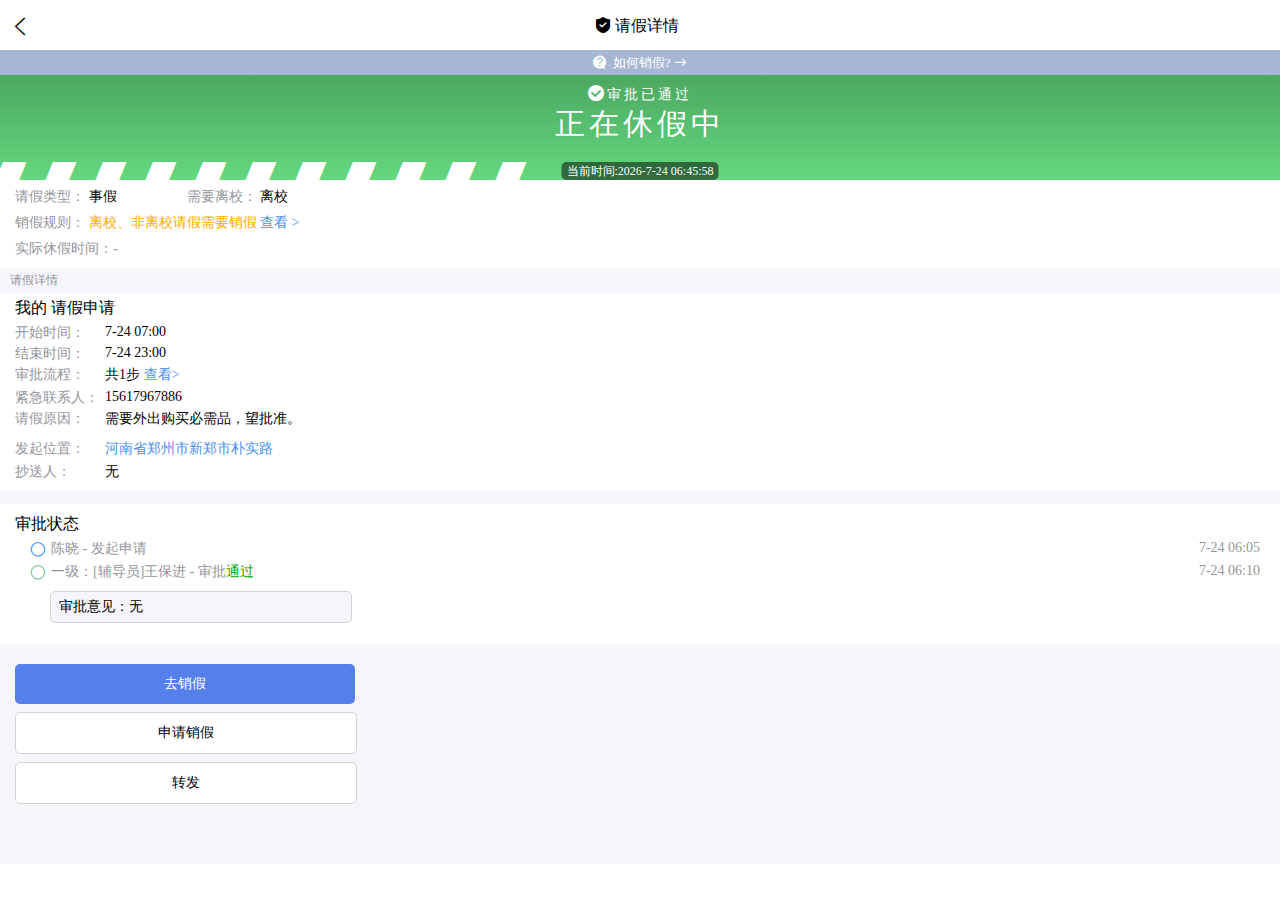
<file: index.html>
<!DOCTYPE html>
<html>
	<head>
		<meta charset="utf-8" />
		<meta name="viewport" content="width=device-width,initial-scale=1.0">
		<title>今日校园</title>
		<script src="js/vue.js" type="text/javascript" charset="utf-8"></script>
		<link rel="stylesheet" href="css/mystyle.css" />
		<link rel="stylesheet" href="font/iconfont.css" />
	</head>
	<body>
		<div class="one">
			<a href="qingjia.html"><span class="iconfont icon-fanhui2 fanhui"></span></a>
			<p class="hei">
			<span class="iconfont icon--zaixianweishi">&nbsp;</span>请假详情</p>
		</div>
		
		
		
		<div class="two">
			<p class="ct"><span class="iconfont icon-qipaowenhao tian"></span>&nbsp;&nbsp;如何销假?&nbsp;<span class="iconfont icon-youjiantou tian"></span></p>
		</div>
		
		
		
		<div class="three">
			<p class="ct a"><span class="iconfont icon-duihao1"></span>审批已通过</p>
			<p class="ct b">正在休假中</p>
					
			<div id="div1">
				<ul id="ul1">
					<li><span class="iconfont icon-pinghangsibianxing"></span></li>
					<li><span class="iconfont icon-pinghangsibianxing"></span></li>
					<li><span class="iconfont icon-pinghangsibianxing"></span></li>
					<li><span class="iconfont icon-pinghangsibianxing"></span></li>
					<li><span class="iconfont icon-pinghangsibianxing"></span></li>
					<li><span class="iconfont icon-pinghangsibianxing"></span></li>
					<li><span class="iconfont icon-pinghangsibianxing"></span></li>
					<li><span class="iconfont icon-pinghangsibianxing"></span></li>
					<li><span class="iconfont icon-pinghangsibianxing"></span></li>
					<li><span class="iconfont icon-pinghangsibianxing"></span></li>				</ul>
			</div>
			
			<div class="date">
				<p id="id1"></p>
			</div>
		</div>

		<div class="four">
			<div class="four_1">
				<span class="hui">请假类型： </span><span>事假</span><span class="hui right">需要离校： </span><span>离校</span>
			</div>
			<div class="four_2">
				<span class="hui">销假规则： </span><span class="yellow">离校、非离校请假需要销假 </span><span class="blue"> 查看 ></span>
			</div>
			<div class="four_3">
				<span class="hui">实际休假时间：-</span>
			</div>
		</div>
		<div class="five">
			<span class="hui">请假详情</span>
		</div>
		<div class="six">
			<p class="item hei">我的 请假申请</p>
			<div class="item">
				<span class="hui c">开始时间：</span><span id="start">2020.10.30</span>
			</div>
			<div class="item">
				<span class="hui c">结束时间：</span><span id="end">2020.10.30</span>
			</div>
			<div class="item">
				<span class="hui c">审批流程：</span><span>共1步 </span><span class="blue">查看></span>
			</div>
			<div class="item">
				<span class="hui c">紧急联系人：</span><span id="number">15617967886</span>
			</div>
			<div class="item">
				<span class="hui c">请假原因：</span><span>需要外出购买必需品，望批准。</span>
			</div>
			<div class="item top">
				<span class="hui c">发起位置：</span><span class="blue">河南省郑州市新郑市朴实路</span>
			</div>
			<div class="item">
				<span class="hui c">抄送人：</span><span>无</span>
			</div>
			
			
		</div>
<div class="seven">
				
			</div>
		<div class="eight">
			<p class="spzt hei">审批状态</p>
			<div class="item">
				<span class="hui"><span class="lan">◯</span><span id="name">陈晓</span> - 发起申请</span><span class="right hui" id="sp_start">10-18 12:00</span>
			</div>
			<div class="item">
				<span class="hui"><span class="lv">◯</span>一级：[辅导员]<span id="daoyuan">王保进</span> - 审批</span><span class="pass">通过</span><span class="right hui" id="sp_end">10-18 12:00</span>
			</div>
			<div class="spyj">
				<p>审批意见：无</p>
			</div>
		</div>
		<div class="nine">
			<div class="xiaojia" onclick="a();"><p>去销假</p></div>
			<div class="xujia" onclick="b();"><p>申请销假</p></div>
			<div class="zhuanfa" onclick="c();"><p>转发</p></div>
		</div>
		
		<script>
		    var a = function(){
		        var x = prompt ("输入姓名: ", "陈晓");/*第一个变量为提示语，第二个变量为默认初始值*/
				var name = document.getElementById('name');
		        name.innerHTML = x;
		    }
			var b = function(){
			    var y = prompt ("输入导员名字: ", "王保进");/*第一个变量为提示语，第二个变量为默认初始值*/
				var daoyuan = document.getElementById('daoyuan');
			    daoyuan.innerHTML = y;
			}
			var c = function(){
			    var z = prompt ("输入联系电话: ", "15617967886");/*第一个变量为提示语，第二个变量为默认初始值*/
				var Number = document.getElementById('number');
			    Number.innerHTML = z;
			}
		</script>
		<script type="text/javascript" src="js/myjs.js"></script>
	</body>
</html>
</file>
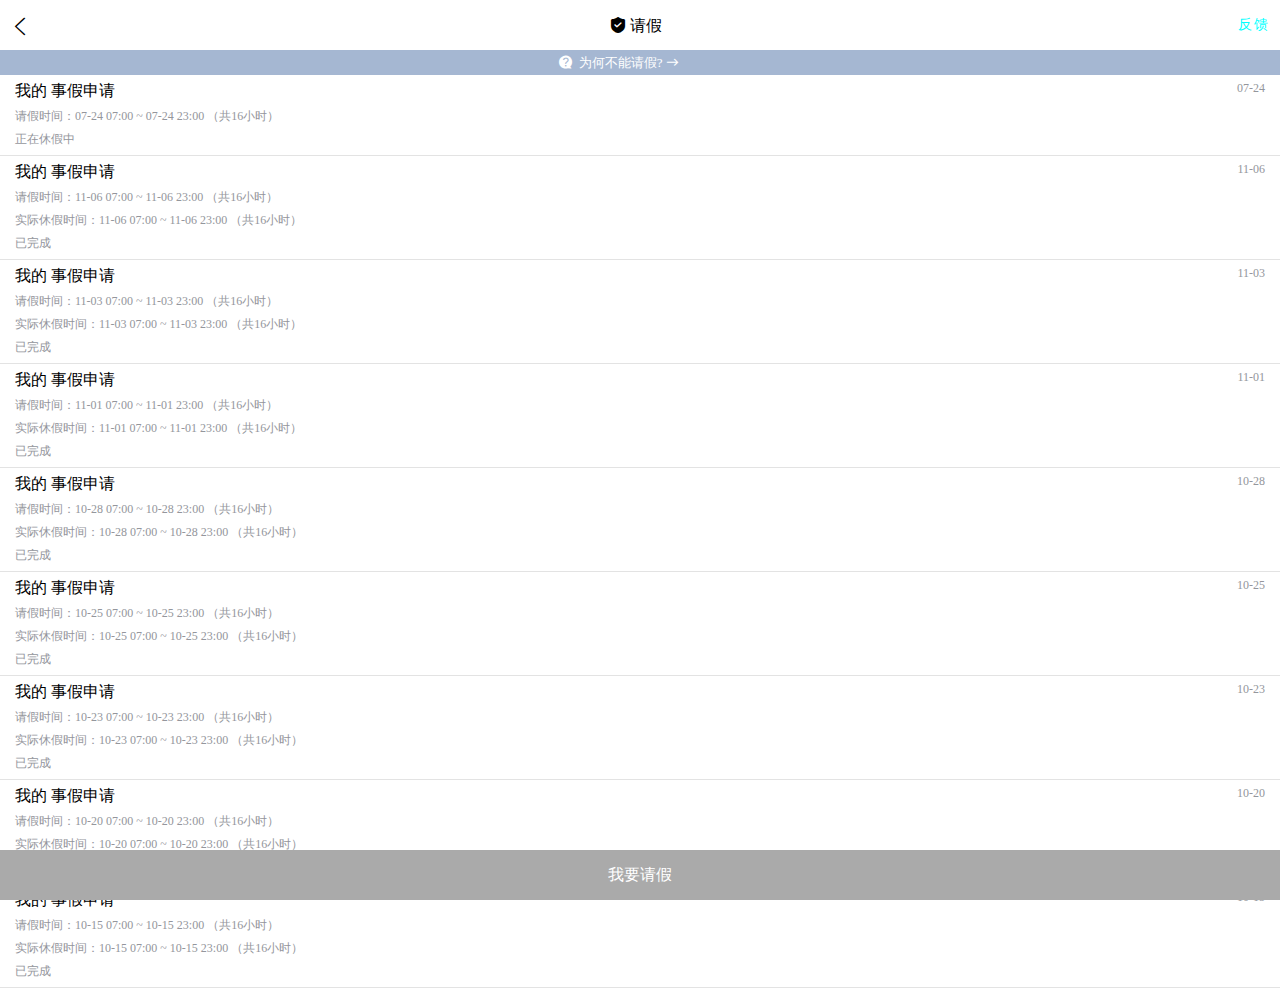
<file: qingjia.html>
<!DOCTYPE html>
<html>
	<head>
		<meta charset="utf-8">
		<meta name="viewport" content="width=device-width,initial-scale=1.0">
		<link rel="stylesheet" href="font/iconfont.css" />
		<link rel="stylesheet" href="css/qingjia.css" />
		<title>今日校园</title>
		
	</head>
	<body>
		<div class="one">
			<span class="iconfont icon-fanhui2 one_1"></span>
			<p class="one_2"></span><span class="iconfont icon--zaixianweishi"></span>&nbsp;请假</p>
			<span class="one_3">反馈</span>
		</div>
		<div class="two">
			<p class="ct"><span class="iconfont icon-qipaowenhao tian"></span>&nbsp;&nbsp;为何不能请假?&nbsp;<span class="iconfont icon-youjiantou tian"></span></p>
		</div>
		<a href="index.html">
			<div class="three">
				<p class="three_1">我的&nbsp;事假申请<span class="riqi three_2" id="lin">11-06</span></p>
				<p class="three_2">请假时间：<span id="lin1" class="lin3">11-06</span>&nbsp;07:00&nbsp;~&nbsp;<span id="lin2" class="lin3">11-06</span>&nbsp;23:00&nbsp;（共16小时）</p>
				<p class="three_2">正在休假中</p>
			</div>
		</a>

		<div class="three four">
				<p class="three_1">我的&nbsp;事假申请<span class="riqi three_2">11-06</span></p>
				<p class="three_2">请假时间：11-06&nbsp;07:00&nbsp;~&nbsp;11-06&nbsp;23:00&nbsp;（共16小时）</p>
				<p class="three_2">实际休假时间：11-06&nbsp;07:00&nbsp;~&nbsp;11-06&nbsp;23:00&nbsp;（共16小时）</p>
				<p class="three_2">已完成</p>
			</div>
		<div class="three four">
			<p class="three_1">我的&nbsp;事假申请<span class="riqi three_2">11-03</span></p>
			<p class="three_2">请假时间：11-03&nbsp;07:00&nbsp;~&nbsp;11-03&nbsp;23:00&nbsp;（共16小时）</p>
			<p class="three_2">实际休假时间：11-03&nbsp;07:00&nbsp;~&nbsp;11-03&nbsp;23:00&nbsp;（共16小时）</p>
			<p class="three_2">已完成</p>
		</div>
		<div class="three four">
			<p class="three_1">我的&nbsp;事假申请<span class="riqi three_2">11-01</span></p>
			<p class="three_2">请假时间：11-01&nbsp;07:00&nbsp;~&nbsp;11-01&nbsp;23:00&nbsp;（共16小时）</p>
			<p class="three_2">实际休假时间：11-01&nbsp;07:00&nbsp;~&nbsp;11-01&nbsp;23:00&nbsp;（共16小时）</p>
			<p class="three_2">已完成</p>
		</div>
		<div class="three four">
			<p class="three_1">我的&nbsp;事假申请<span class="riqi three_2">10-28</span></p>
			<p class="three_2">请假时间：10-28&nbsp;07:00&nbsp;~&nbsp;10-28&nbsp;23:00&nbsp;（共16小时）</p>
			<p class="three_2">实际休假时间：10-28&nbsp;07:00&nbsp;~&nbsp;10-28&nbsp;23:00&nbsp;（共16小时）</p>
			<p class="three_2">已完成</p>
		</div>
		<div class="three four">
			<p class="three_1">我的&nbsp;事假申请<span class="riqi three_2">10-25</span></p>
			<p class="three_2">请假时间：10-25&nbsp;07:00&nbsp;~&nbsp;10-25&nbsp;23:00&nbsp;（共16小时）</p>
			<p class="three_2">实际休假时间：10-25&nbsp;07:00&nbsp;~&nbsp;10-25&nbsp;23:00&nbsp;（共16小时）</p>
			<p class="three_2">已完成</p>
		</div>
		<div class="three four">
			<p class="three_1">我的&nbsp;事假申请<span class="riqi three_2">10-23</span></p>
			<p class="three_2">请假时间：10-23&nbsp;07:00&nbsp;~&nbsp;10-23&nbsp;23:00&nbsp;（共16小时）</p>
			<p class="three_2">实际休假时间：10-23&nbsp;07:00&nbsp;~&nbsp;10-23&nbsp;23:00&nbsp;（共16小时）</p>
			<p class="three_2">已完成</p>
		</div>
		<div class="three four">
			<p class="three_1">我的&nbsp;事假申请<span class="riqi three_2">10-20</span></p>
			<p class="three_2">请假时间：10-20&nbsp;07:00&nbsp;~&nbsp;10-20&nbsp;23:00&nbsp;（共16小时）</p>
			<p class="three_2">实际休假时间：10-20&nbsp;07:00&nbsp;~&nbsp;10-20&nbsp;23:00&nbsp;（共16小时）</p>
			<p class="three_2">已完成</p>
		</div>
		<div class="three four">
			<p class="three_1">我的&nbsp;事假申请<span class="riqi three_2">10-15</span></p>
			<p class="three_2">请假时间：10-15&nbsp;07:00&nbsp;~&nbsp;10-15&nbsp;23:00&nbsp;（共16小时）</p>
			<p class="three_2">实际休假时间：10-15&nbsp;07:00&nbsp;~&nbsp;10-15&nbsp;23:00&nbsp;（共16小时）</p>
			<p class="three_2">已完成</p>
		</div>
		<div class="five">
			<p>我要请假</p>
		</div>
		
		<script type="text/javascript" src="js/myjs2.js"></script>
	</body>
</html>
</file>
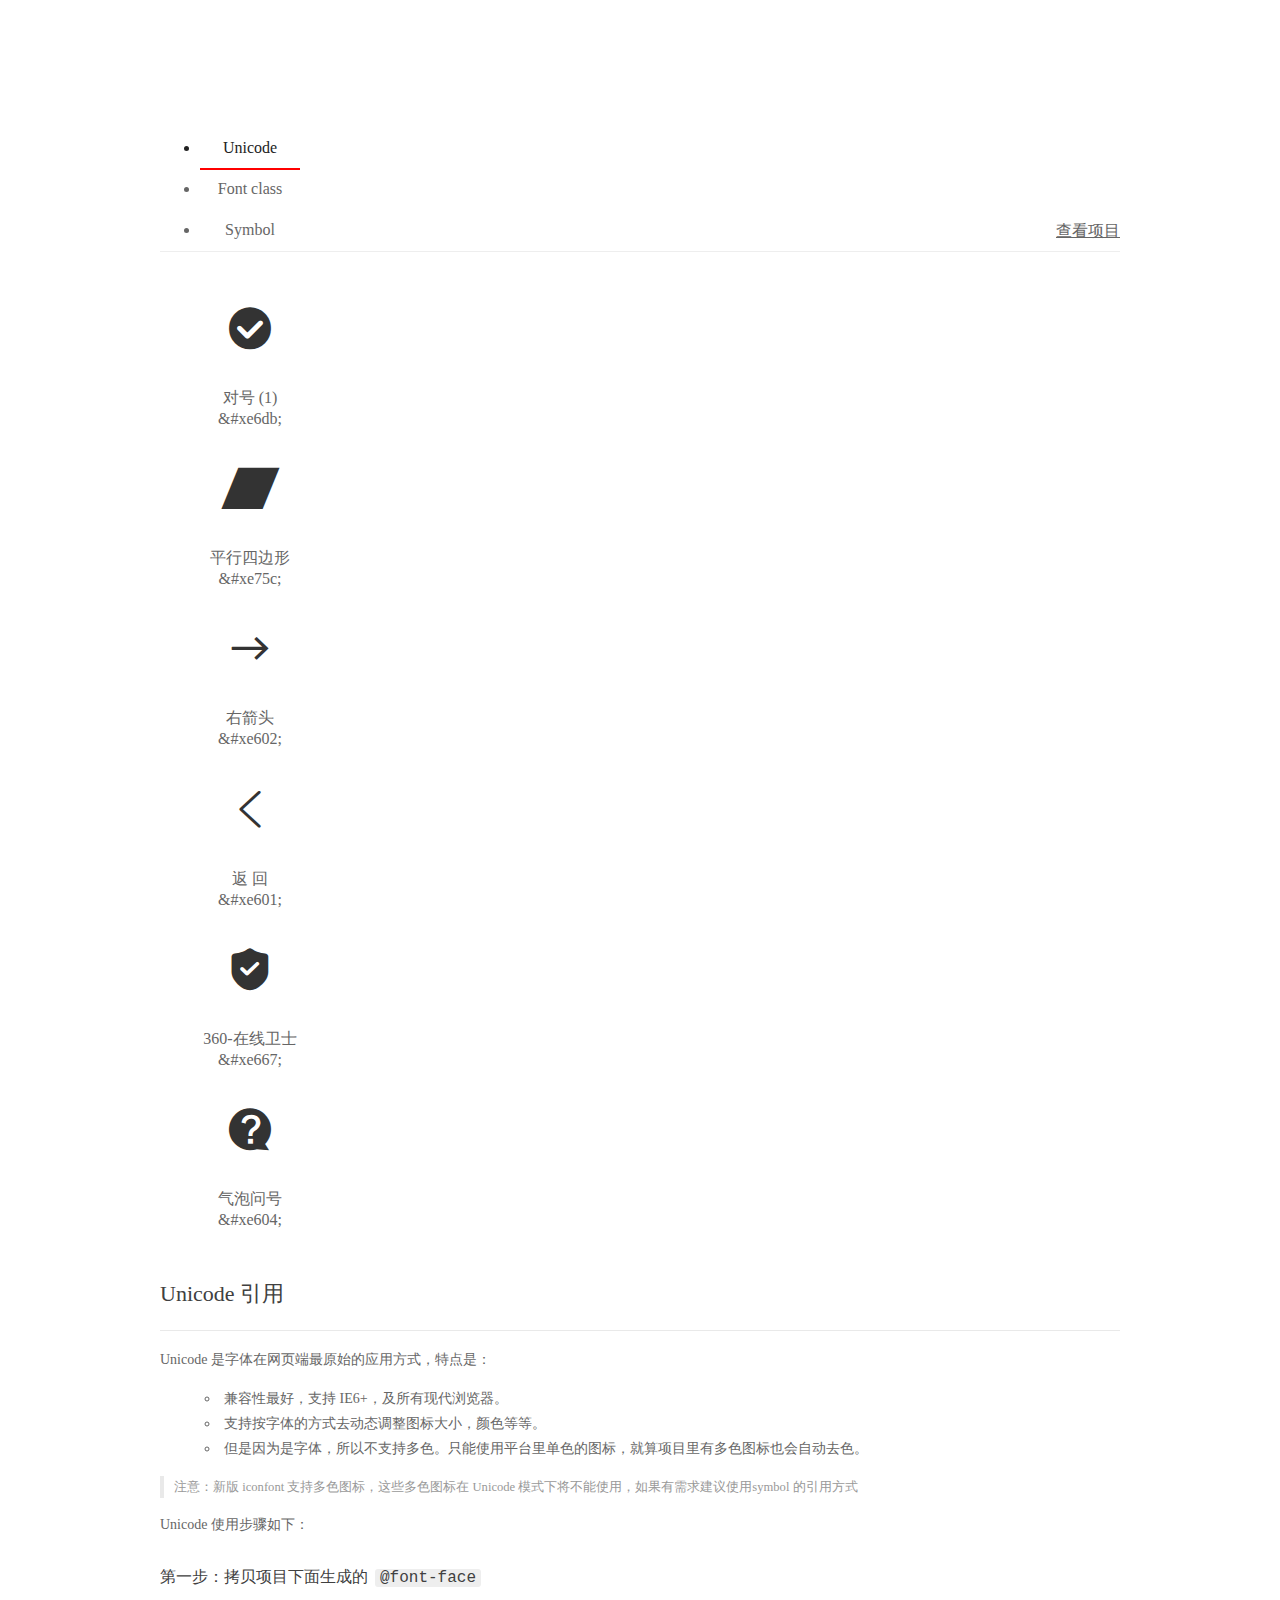
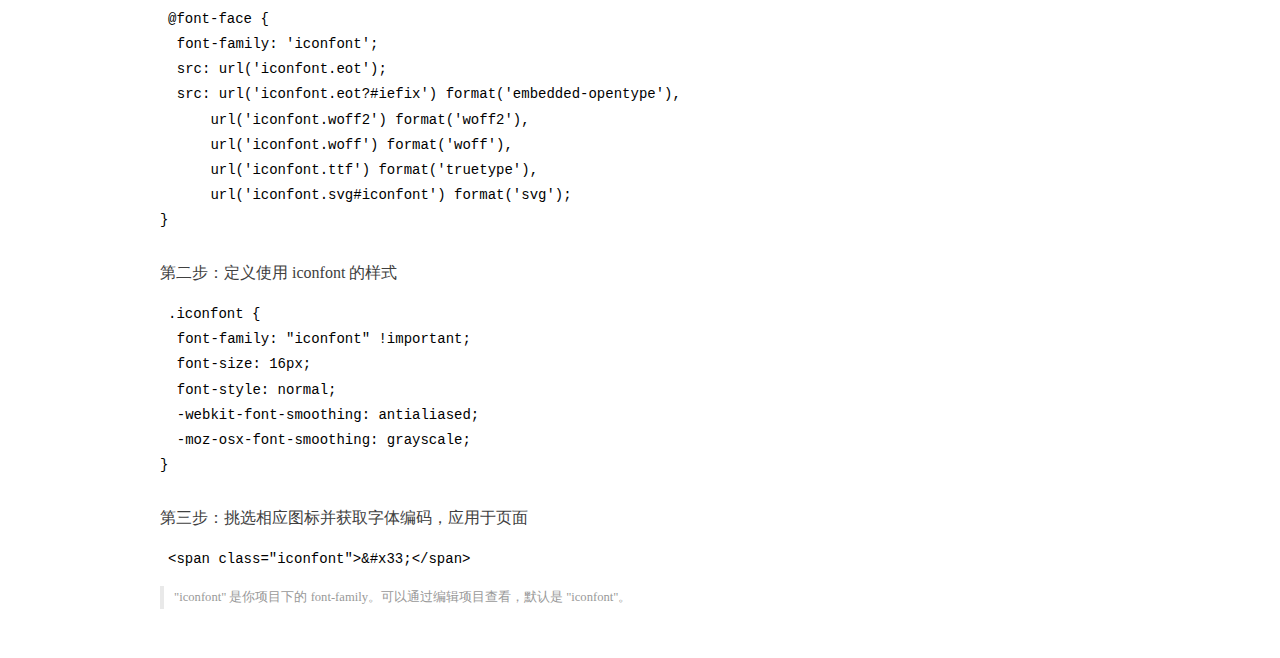
<file: font/demo_index.html>
<!DOCTYPE html>
<html>
<head>
  <meta charset="utf-8"/>
  <title>IconFont Demo</title>
  <link rel="shortcut icon" href="https://img.alicdn.com/tps/i4/TB1_oz6GVXXXXaFXpXXJDFnIXXX-64-64.ico" type="image/x-icon"/>
  <link rel="stylesheet" href="https://g.alicdn.com/thx/cube/1.3.2/cube.min.css">
  <link rel="stylesheet" href="demo.css">
  <link rel="stylesheet" href="iconfont.css">
  <script src="iconfont.js"></script>
  <!-- jQuery -->
  <script src="https://a1.alicdn.com/oss/uploads/2018/12/26/7bfddb60-08e8-11e9-9b04-53e73bb6408b.js"></script>
  <!-- 代码高亮 -->
  <script src="https://a1.alicdn.com/oss/uploads/2018/12/26/a3f714d0-08e6-11e9-8a15-ebf944d7534c.js"></script>
</head>
<body>
  <div class="main">
    <h1 class="logo"><a href="https://www.iconfont.cn/" title="iconfont 首页" target="_blank">&#xe86b;</a></h1>
    <div class="nav-tabs">
      <ul id="tabs" class="dib-box">
        <li class="dib active"><span>Unicode</span></li>
        <li class="dib"><span>Font class</span></li>
        <li class="dib"><span>Symbol</span></li>
      </ul>
      
      <a href="https://www.iconfont.cn/manage/index?manage_type=myprojects&projectId=2189561" target="_blank" class="nav-more">查看项目</a>
      
    </div>
    <div class="tab-container">
      <div class="content unicode" style="display: block;">
          <ul class="icon_lists dib-box">
          
            <li class="dib">
              <span class="icon iconfont">&#xe6db;</span>
                <div class="name">对号 (1)</div>
                <div class="code-name">&amp;#xe6db;</div>
              </li>
          
            <li class="dib">
              <span class="icon iconfont">&#xe75c;</span>
                <div class="name">平行四边形</div>
                <div class="code-name">&amp;#xe75c;</div>
              </li>
          
            <li class="dib">
              <span class="icon iconfont">&#xe602;</span>
                <div class="name">右箭头</div>
                <div class="code-name">&amp;#xe602;</div>
              </li>
          
            <li class="dib">
              <span class="icon iconfont">&#xe601;</span>
                <div class="name">返 回</div>
                <div class="code-name">&amp;#xe601;</div>
              </li>
          
            <li class="dib">
              <span class="icon iconfont">&#xe667;</span>
                <div class="name">360-在线卫士</div>
                <div class="code-name">&amp;#xe667;</div>
              </li>
          
            <li class="dib">
              <span class="icon iconfont">&#xe604;</span>
                <div class="name">气泡问号</div>
                <div class="code-name">&amp;#xe604;</div>
              </li>
          
          </ul>
          <div class="article markdown">
          <h2 id="unicode-">Unicode 引用</h2>
          <hr>

          <p>Unicode 是字体在网页端最原始的应用方式，特点是：</p>
          <ul>
            <li>兼容性最好，支持 IE6+，及所有现代浏览器。</li>
            <li>支持按字体的方式去动态调整图标大小，颜色等等。</li>
            <li>但是因为是字体，所以不支持多色。只能使用平台里单色的图标，就算项目里有多色图标也会自动去色。</li>
          </ul>
          <blockquote>
            <p>注意：新版 iconfont 支持多色图标，这些多色图标在 Unicode 模式下将不能使用，如果有需求建议使用symbol 的引用方式</p>
          </blockquote>
          <p>Unicode 使用步骤如下：</p>
          <h3 id="-font-face">第一步：拷贝项目下面生成的 <code>@font-face</code></h3>
<pre><code class="language-css"
>@font-face {
  font-family: 'iconfont';
  src: url('iconfont.eot');
  src: url('iconfont.eot?#iefix') format('embedded-opentype'),
      url('iconfont.woff2') format('woff2'),
      url('iconfont.woff') format('woff'),
      url('iconfont.ttf') format('truetype'),
      url('iconfont.svg#iconfont') format('svg');
}
</code></pre>
          <h3 id="-iconfont-">第二步：定义使用 iconfont 的样式</h3>
<pre><code class="language-css"
>.iconfont {
  font-family: "iconfont" !important;
  font-size: 16px;
  font-style: normal;
  -webkit-font-smoothing: antialiased;
  -moz-osx-font-smoothing: grayscale;
}
</code></pre>
          <h3 id="-">第三步：挑选相应图标并获取字体编码，应用于页面</h3>
<pre>
<code class="language-html"
>&lt;span class="iconfont"&gt;&amp;#x33;&lt;/span&gt;
</code></pre>
          <blockquote>
            <p>"iconfont" 是你项目下的 font-family。可以通过编辑项目查看，默认是 "iconfont"。</p>
          </blockquote>
          </div>
      </div>
      <div class="content font-class">
        <ul class="icon_lists dib-box">
          
          <li class="dib">
            <span class="icon iconfont icon-duihao1"></span>
            <div class="name">
              对号 (1)
            </div>
            <div class="code-name">.icon-duihao1
            </div>
          </li>
          
          <li class="dib">
            <span class="icon iconfont icon-pinghangsibianxing"></span>
            <div class="name">
              平行四边形
            </div>
            <div class="code-name">.icon-pinghangsibianxing
            </div>
          </li>
          
          <li class="dib">
            <span class="icon iconfont icon-youjiantou"></span>
            <div class="name">
              右箭头
            </div>
            <div class="code-name">.icon-youjiantou
            </div>
          </li>
          
          <li class="dib">
            <span class="icon iconfont icon-fanhui2"></span>
            <div class="name">
              返 回
            </div>
            <div class="code-name">.icon-fanhui2
            </div>
          </li>
          
          <li class="dib">
            <span class="icon iconfont icon--zaixianweishi"></span>
            <div class="name">
              360-在线卫士
            </div>
            <div class="code-name">.icon--zaixianweishi
            </div>
          </li>
          
          <li class="dib">
            <span class="icon iconfont icon-qipaowenhao"></span>
            <div class="name">
              气泡问号
            </div>
            <div class="code-name">.icon-qipaowenhao
            </div>
          </li>
          
        </ul>
        <div class="article markdown">
        <h2 id="font-class-">font-class 引用</h2>
        <hr>

        <p>font-class 是 Unicode 使用方式的一种变种，主要是解决 Unicode 书写不直观，语意不明确的问题。</p>
        <p>与 Unicode 使用方式相比，具有如下特点：</p>
        <ul>
          <li>兼容性良好，支持 IE8+，及所有现代浏览器。</li>
          <li>相比于 Unicode 语意明确，书写更直观。可以很容易分辨这个 icon 是什么。</li>
          <li>因为使用 class 来定义图标，所以当要替换图标时，只需要修改 class 里面的 Unicode 引用。</li>
          <li>不过因为本质上还是使用的字体，所以多色图标还是不支持的。</li>
        </ul>
        <p>使用步骤如下：</p>
        <h3 id="-fontclass-">第一步：引入项目下面生成的 fontclass 代码：</h3>
<pre><code class="language-html">&lt;link rel="stylesheet" href="./iconfont.css"&gt;
</code></pre>
        <h3 id="-">第二步：挑选相应图标并获取类名，应用于页面：</h3>
<pre><code class="language-html">&lt;span class="iconfont icon-xxx"&gt;&lt;/span&gt;
</code></pre>
        <blockquote>
          <p>"
            iconfont" 是你项目下的 font-family。可以通过编辑项目查看，默认是 "iconfont"。</p>
        </blockquote>
      </div>
      </div>
      <div class="content symbol">
          <ul class="icon_lists dib-box">
          
            <li class="dib">
                <svg class="icon svg-icon" aria-hidden="true">
                  <use xlink:href="#icon-duihao1"></use>
                </svg>
                <div class="name">对号 (1)</div>
                <div class="code-name">#icon-duihao1</div>
            </li>
          
            <li class="dib">
                <svg class="icon svg-icon" aria-hidden="true">
                  <use xlink:href="#icon-pinghangsibianxing"></use>
                </svg>
                <div class="name">平行四边形</div>
                <div class="code-name">#icon-pinghangsibianxing</div>
            </li>
          
            <li class="dib">
                <svg class="icon svg-icon" aria-hidden="true">
                  <use xlink:href="#icon-youjiantou"></use>
                </svg>
                <div class="name">右箭头</div>
                <div class="code-name">#icon-youjiantou</div>
            </li>
          
            <li class="dib">
                <svg class="icon svg-icon" aria-hidden="true">
                  <use xlink:href="#icon-fanhui2"></use>
                </svg>
                <div class="name">返 回</div>
                <div class="code-name">#icon-fanhui2</div>
            </li>
          
            <li class="dib">
                <svg class="icon svg-icon" aria-hidden="true">
                  <use xlink:href="#icon--zaixianweishi"></use>
                </svg>
                <div class="name">360-在线卫士</div>
                <div class="code-name">#icon--zaixianweishi</div>
            </li>
          
            <li class="dib">
                <svg class="icon svg-icon" aria-hidden="true">
                  <use xlink:href="#icon-qipaowenhao"></use>
                </svg>
                <div class="name">气泡问号</div>
                <div class="code-name">#icon-qipaowenhao</div>
            </li>
          
          </ul>
          <div class="article markdown">
          <h2 id="symbol-">Symbol 引用</h2>
          <hr>

          <p>这是一种全新的使用方式，应该说这才是未来的主流，也是平台目前推荐的用法。相关介绍可以参考这篇<a href="">文章</a>
            这种用法其实是做了一个 SVG 的集合，与另外两种相比具有如下特点：</p>
          <ul>
            <li>支持多色图标了，不再受单色限制。</li>
            <li>通过一些技巧，支持像字体那样，通过 <code>font-size</code>, <code>color</code> 来调整样式。</li>
            <li>兼容性较差，支持 IE9+，及现代浏览器。</li>
            <li>浏览器渲染 SVG 的性能一般，还不如 png。</li>
          </ul>
          <p>使用步骤如下：</p>
          <h3 id="-symbol-">第一步：引入项目下面生成的 symbol 代码：</h3>
<pre><code class="language-html">&lt;script src="./iconfont.js"&gt;&lt;/script&gt;
</code></pre>
          <h3 id="-css-">第二步：加入通用 CSS 代码（引入一次就行）：</h3>
<pre><code class="language-html">&lt;style&gt;
.icon {
  width: 1em;
  height: 1em;
  vertical-align: -0.15em;
  fill: currentColor;
  overflow: hidden;
}
&lt;/style&gt;
</code></pre>
          <h3 id="-">第三步：挑选相应图标并获取类名，应用于页面：</h3>
<pre><code class="language-html">&lt;svg class="icon" aria-hidden="true"&gt;
  &lt;use xlink:href="#icon-xxx"&gt;&lt;/use&gt;
&lt;/svg&gt;
</code></pre>
          </div>
      </div>

    </div>
  </div>
  <script>
  $(document).ready(function () {
      $('.tab-container .content:first').show()

      $('#tabs li').click(function (e) {
        var tabContent = $('.tab-container .content')
        var index = $(this).index()

        if ($(this).hasClass('active')) {
          return
        } else {
          $('#tabs li').removeClass('active')
          $(this).addClass('active')

          tabContent.hide().eq(index).fadeIn()
        }
      })
    })
  </script>
</body>
</html>
</file>
<file: css/mystyle.css>
/* 统一化样式 */
*{
	margin: 0;
	padding: 0;
	font-size: 14px;
}
a{
	text-decoration: none;
	color: #000000;
}

.hui{
	color: #94969c;
}
.hei{
	font-size: 16px;
	font-weight: 500;
}
.lan{
	color: #057eff;
	font-weight: 550;
	margin-right: 5px;
}
.lv{
	color: #5fb887;
	font-weight: 550;
	margin-right: 5px;
}
.pass{
	color: #00aa00;
}
.ct{
	text-align: center;
	color: white;
}


/* one */
.one{
	width: 100%;
	height: 50px;
	background-color: white;
	/* float: left; */
}
.one .fanhui{
	float: left;
	margin-top: 15px;
	margin-left: 10px;
	font-size: 20px;
}
.one p{
	width: 90px;
	height: auto;
	margin: 0 auto;
	line-height: 50px;
}


.two{
	width: 100%;
	height: 25px;
	background-color: #a5b7d2;
}
.two .ct .tian{
	font-size: 13px;
}
.two .ct{
	font-size: 13px;
	line-height: 25px;
}


.three{
	position: relative;
	width: 100%;
	height: 105px;
	background-image: linear-gradient(#4ca761, #64d87e);
}
.three .a{
	padding-top: 10px;
	letter-spacing: 3px;
}
.three .b{
	font-size: 30px;
	letter-spacing: 4px;
}
.three .date{
	position: absolute;
	bottom: 0;
	left: 50%;
	transform: translateX(-50%);
	background-color: rgba(0,0,0,0.5);
	width: auto;
	height: 18px;
	padding-left: 5px;
	padding-right: 5px;
	border-radius: 5px;
}
.three .date #id1{
	color: white;
	font-size: 12px;
	text-align: center;
	line-height: 18px;
}

/* 滚动动画 */

			#div1{
				width: 100%;
				height: 18px;
				position: absolute;
				bottom: 0;
				/* position: relative; */
				/* background-color: pink; */
				overflow: hidden;
			}
			#ul1{
				position: absolute;
				overflow: hidden;
				width: 100%;
				height: 18px;
				/* background-color: #0077AA; */
			}
			#ul1 li{
				width: 50px;
				height: 18px;
				float: left;
				list-style: none;
				/* margin-left: 5px; */
			}
			#ul1 li span{
				color: white;
				font-size: 24px;
				line-height: 18px;
				/* margin-left: 30px; */
			}



.four{
	width: 100%;
	height: 80px;
	margin-left: 15px;
}

.four_1{
	margin-top: 8px;
}
.four_2{
	margin-top: 8px;
}
.four_3{
	margin-top: 8px;
}
.four_1 .right{
	margin-left: 70px;
}
.yellow{
	color: #ffaa00;
}
.blue{
	color: #4a90f3;
}
.five{
	width: 100%;
	height: 25px;
	background-color: #f6f6fa;
}
.five span{
	font-size: 12px;
	margin-left: 10px;
	line-height: 25px;
}
.six{
	width: 100%;
	height: 100%;
	margin-left: 15px;
}
.six .item{
	margin-top: 5px;
}
.six .item .c{
	display:block;
	width: 90px;
	height: 100%;
	float: left;
}
.six .top{
	margin-top: 12px;
}
.seven{
	width: 100%;
	height: 13px;
	background-color: #f6f6fa;
	margin-top: 10px;
}
.eight{
	width: 100%;
	height: 130px;
}
.eight .spzt{
	margin-left: 15px;
	margin-top: 10px;
	font-size: 16px;
}
.eight .item{
	margin-top: 5px;
	margin-left: 30px;
}
.eight .item .right{
	float: right;
	margin-right: 20px;
}
.eight .spyj{
	width: 300px;
	height: 30px;
	border: #D4D4D4 solid 1px;
	border-radius: 5px;
	background-color: #f6f6fa;
	margin-left: 50px;
	margin-top: 10px;
	/* margin-right: 30px; */
}
.eight .spyj p{
	line-height: 30px;
	margin-left: 8px;
}
.nine{
	width: 100%;
	height: 200px;
	background-color: #f6f6fa;
	padding-top: 20px;
}
.nine .xiaojia{
	width: 340px;
	height: 40px;
	background-color: #5580ec;
	border-radius: 5px;
	margin-left: 15px;
	/* margin-right: 250px; */
}
.nine .xiaojia p{
	color: white;
}
.nine p{
	text-align: center;
	line-height: 40px;
}
.nine .xujia{
	width: 340px;
	height: 40px;
	background-color: white;
	border: solid 1px #d4d4d4;
	border-radius: 5px;
	margin-left: 15px;
	margin-top: 8px;
}
.nine .zhuanfa{
	width: 340px;
	height: 40px;
	background-color: white;
	border: solid 1px #d4d4d4;
	border-radius: 5px;
	margin-left: 15px;
	margin-top: 8px;
}
</file>
<file: font/iconfont.css>
@font-face {font-family: "iconfont";
  src: url('iconfont.eot?t=1604893525044'); /* IE9 */
  src: url('iconfont.eot?t=1604893525044#iefix') format('embedded-opentype'), /* IE6-IE8 */
  url('[data-uri]') format('woff2'),
  url('iconfont.woff?t=1604893525044') format('woff'),
  url('iconfont.ttf?t=1604893525044') format('truetype'), /* chrome, firefox, opera, Safari, Android, iOS 4.2+ */
  url('iconfont.svg?t=1604893525044#iconfont') format('svg'); /* iOS 4.1- */
}

.iconfont {
  font-family: "iconfont" !important;
  font-size: 16px;
  font-style: normal;
  -webkit-font-smoothing: antialiased;
  -moz-osx-font-smoothing: grayscale;
}

.icon-duihao1:before {
  content: "\e6db";
}

.icon-pinghangsibianxing:before {
  content: "\e75c";
}

.icon-youjiantou:before {
  content: "\e602";
}

.icon-fanhui2:before {
  content: "\e601";
}

.icon--zaixianweishi:before {
  content: "\e667";
}

.icon-qipaowenhao:before {
  content: "\e604";
}
</file>
<file: css/qingjia.css>
/* 统一化样式 */
*{
	margin: 0;
	padding: 0;
	font-size: 14px;
}
a{
	text-decoration: none;
	color: #000000;
}


.one{
	width: 100%;
	height: 50px;
}
.one .one_1{
	float: left;
	margin-top: 15px;
	margin-left: 10px;
	font-size: 20px;
}
.one .one_2{
	width: 60px;
	margin: 0 auto;
	line-height: 50px;
	font-size: 16px;
}
.one .one_3{
	float: right;
	color: aqua;
	margin-top: -35px;
	margin-right: 10px;
	letter-spacing: 2px;
}

.two{
	width: 100%;
	height: 25px;
	background-color: #a5b7d2;
}
.two .ct .tian{
	font-size: 13px;
}
.two .ct{
	text-align: center;
	color: white;
	font-size: 13px;
	line-height: 25px;
}
.three{
	width: 100%;
	height: 80px;
	/* background-color: pink; */
	border-bottom: solid 1px #e3e3e3;
}
.three p{
	padding-top: 6px;
	margin-left: 15px;
}
.three .three_1{
	font-size: 16px;
	font-weight: 400;
}
.three .riqi{
	float: right;
	margin-right: 15px;
}
.three .three_2{
	font-size: 12px;
	color: #94969c;
}
.lin3{
	font-size: 12px;
}
.four{
	height: 103px;
}
.five{
	position: fixed;
	bottom: 0;
	width: 100%;
	height: 50px;
	background-color: #aaaaaa;
}
.five p{
	text-align: center;
	color: white;
	line-height: 50px;
	font-size: 16px;
}
</file>
<file: font/demo.css>
/* Logo 字体 */
@font-face {
  font-family: "iconfont logo";
  src: url('https://at.alicdn.com/t/font_985780_km7mi63cihi.eot?t=1545807318834');
  src: url('https://at.alicdn.com/t/font_985780_km7mi63cihi.eot?t=1545807318834#iefix') format('embedded-opentype'),
    url('https://at.alicdn.com/t/font_985780_km7mi63cihi.woff?t=1545807318834') format('woff'),
    url('https://at.alicdn.com/t/font_985780_km7mi63cihi.ttf?t=1545807318834') format('truetype'),
    url('https://at.alicdn.com/t/font_985780_km7mi63cihi.svg?t=1545807318834#iconfont') format('svg');
}

.logo {
  font-family: "iconfont logo";
  font-size: 160px;
  font-style: normal;
  -webkit-font-smoothing: antialiased;
  -moz-osx-font-smoothing: grayscale;
}

/* tabs */
.nav-tabs {
  position: relative;
}

.nav-tabs .nav-more {
  position: absolute;
  right: 0;
  bottom: 0;
  height: 42px;
  line-height: 42px;
  color: #666;
}

#tabs {
  border-bottom: 1px solid #eee;
}

#tabs li {
  cursor: pointer;
  width: 100px;
  height: 40px;
  line-height: 40px;
  text-align: center;
  font-size: 16px;
  border-bottom: 2px solid transparent;
  position: relative;
  z-index: 1;
  margin-bottom: -1px;
  color: #666;
}


#tabs .active {
  border-bottom-color: #f00;
  color: #222;
}

.tab-container .content {
  display: none;
}

/* 页面布局 */
.main {
  padding: 30px 100px;
  width: 960px;
  margin: 0 auto;
}

.main .logo {
  color: #333;
  text-align: left;
  margin-bottom: 30px;
  line-height: 1;
  height: 110px;
  margin-top: -50px;
  overflow: hidden;
  *zoom: 1;
}

.main .logo a {
  font-size: 160px;
  color: #333;
}

.helps {
  margin-top: 40px;
}

.helps pre {
  padding: 20px;
  margin: 10px 0;
  border: solid 1px #e7e1cd;
  background-color: #fffdef;
  overflow: auto;
}

.icon_lists {
  width: 100% !important;
  overflow: hidden;
  *zoom: 1;
}

.icon_lists li {
  width: 100px;
  margin-bottom: 10px;
  margin-right: 20px;
  text-align: center;
  list-style: none !important;
  cursor: default;
}

.icon_lists li .code-name {
  line-height: 1.2;
}

.icon_lists .icon {
  display: block;
  height: 100px;
  line-height: 100px;
  font-size: 42px;
  margin: 10px auto;
  color: #333;
  -webkit-transition: font-size 0.25s linear, width 0.25s linear;
  -moz-transition: font-size 0.25s linear, width 0.25s linear;
  transition: font-size 0.25s linear, width 0.25s linear;
}

.icon_lists .icon:hover {
  font-size: 100px;
}

.icon_lists .svg-icon {
  /* 通过设置 font-size 来改变图标大小 */
  width: 1em;
  /* 图标和文字相邻时，垂直对齐 */
  vertical-align: -0.15em;
  /* 通过设置 color 来改变 SVG 的颜色/fill */
  fill: currentColor;
  /* path 和 stroke 溢出 viewBox 部分在 IE 下会显示
      normalize.css 中也包含这行 */
  overflow: hidden;
}

.icon_lists li .name,
.icon_lists li .code-name {
  color: #666;
}

/* markdown 样式 */
.markdown {
  color: #666;
  font-size: 14px;
  line-height: 1.8;
}

.highlight {
  line-height: 1.5;
}

.markdown img {
  vertical-align: middle;
  max-width: 100%;
}

.markdown h1 {
  color: #404040;
  font-weight: 500;
  line-height: 40px;
  margin-bottom: 24px;
}

.markdown h2,
.markdown h3,
.markdown h4,
.markdown h5,
.markdown h6 {
  color: #404040;
  margin: 1.6em 0 0.6em 0;
  font-weight: 500;
  clear: both;
}

.markdown h1 {
  font-size: 28px;
}

.markdown h2 {
  font-size: 22px;
}

.markdown h3 {
  font-size: 16px;
}

.markdown h4 {
  font-size: 14px;
}

.markdown h5 {
  font-size: 12px;
}

.markdown h6 {
  font-size: 12px;
}

.markdown hr {
  height: 1px;
  border: 0;
  background: #e9e9e9;
  margin: 16px 0;
  clear: both;
}

.markdown p {
  margin: 1em 0;
}

.markdown>p,
.markdown>blockquote,
.markdown>.highlight,
.markdown>ol,
.markdown>ul {
  width: 80%;
}

.markdown ul>li {
  list-style: circle;
}

.markdown>ul li,
.markdown blockquote ul>li {
  margin-left: 20px;
  padding-left: 4px;
}

.markdown>ul li p,
.markdown>ol li p {
  margin: 0.6em 0;
}

.markdown ol>li {
  list-style: decimal;
}

.markdown>ol li,
.markdown blockquote ol>li {
  margin-left: 20px;
  padding-left: 4px;
}

.markdown code {
  margin: 0 3px;
  padding: 0 5px;
  background: #eee;
  border-radius: 3px;
}

.markdown strong,
.markdown b {
  font-weight: 600;
}

.markdown>table {
  border-collapse: collapse;
  border-spacing: 0px;
  empty-cells: show;
  border: 1px solid #e9e9e9;
  width: 95%;
  margin-bottom: 24px;
}

.markdown>table th {
  white-space: nowrap;
  color: #333;
  font-weight: 600;
}

.markdown>table th,
.markdown>table td {
  border: 1px solid #e9e9e9;
  padding: 8px 16px;
  text-align: left;
}

.markdown>table th {
  background: #F7F7F7;
}

.markdown blockquote {
  font-size: 90%;
  color: #999;
  border-left: 4px solid #e9e9e9;
  padding-left: 0.8em;
  margin: 1em 0;
}

.markdown blockquote p {
  margin: 0;
}

.markdown .anchor {
  opacity: 0;
  transition: opacity 0.3s ease;
  margin-left: 8px;
}

.markdown .waiting {
  color: #ccc;
}

.markdown h1:hover .anchor,
.markdown h2:hover .anchor,
.markdown h3:hover .anchor,
.markdown h4:hover .anchor,
.markdown h5:hover .anchor,
.markdown h6:hover .anchor {
  opacity: 1;
  display: inline-block;
}

.markdown>br,
.markdown>p>br {
  clear: both;
}


.hljs {
  display: block;
  background: white;
  padding: 0.5em;
  color: #333333;
  overflow-x: auto;
}

.hljs-comment,
.hljs-meta {
  color: #969896;
}

.hljs-string,
.hljs-variable,
.hljs-template-variable,
.hljs-strong,
.hljs-emphasis,
.hljs-quote {
  color: #df5000;
}

.hljs-keyword,
.hljs-selector-tag,
.hljs-type {
  color: #a71d5d;
}

.hljs-literal,
.hljs-symbol,
.hljs-bullet,
.hljs-attribute {
  color: #0086b3;
}

.hljs-section,
.hljs-name {
  color: #63a35c;
}

.hljs-tag {
  color: #333333;
}

.hljs-title,
.hljs-attr,
.hljs-selector-id,
.hljs-selector-class,
.hljs-selector-attr,
.hljs-selector-pseudo {
  color: #795da3;
}

.hljs-addition {
  color: #55a532;
  background-color: #eaffea;
}

.hljs-deletion {
  color: #bd2c00;
  background-color: #ffecec;
}

.hljs-link {
  text-decoration: underline;
}

/* 代码高亮 */
/* PrismJS 1.15.0
https://prismjs.com/download.html#themes=prism&languages=markup+css+clike+javascript */
/**
 * prism.js default theme for JavaScript, CSS and HTML
 * Based on dabblet (http://dabblet.com)
 * @author Lea Verou
 */
code[class*="language-"],
pre[class*="language-"] {
  color: black;
  background: none;
  text-shadow: 0 1px white;
  font-family: Consolas, Monaco, 'Andale Mono', 'Ubuntu Mono', monospace;
  text-align: left;
  white-space: pre;
  word-spacing: normal;
  word-break: normal;
  word-wrap: normal;
  line-height: 1.5;

  -moz-tab-size: 4;
  -o-tab-size: 4;
  tab-size: 4;

  -webkit-hyphens: none;
  -moz-hyphens: none;
  -ms-hyphens: none;
  hyphens: none;
}

pre[class*="language-"]::-moz-selection,
pre[class*="language-"] ::-moz-selection,
code[class*="language-"]::-moz-selection,
code[class*="language-"] ::-moz-selection {
  text-shadow: none;
  background: #b3d4fc;
}

pre[class*="language-"]::selection,
pre[class*="language-"] ::selection,
code[class*="language-"]::selection,
code[class*="language-"] ::selection {
  text-shadow: none;
  background: #b3d4fc;
}

@media print {

  code[class*="language-"],
  pre[class*="language-"] {
    text-shadow: none;
  }
}

/* Code blocks */
pre[class*="language-"] {
  padding: 1em;
  margin: .5em 0;
  overflow: auto;
}

:not(pre)>code[class*="language-"],
pre[class*="language-"] {
  background: #f5f2f0;
}

/* Inline code */
:not(pre)>code[class*="language-"] {
  padding: .1em;
  border-radius: .3em;
  white-space: normal;
}

.token.comment,
.token.prolog,
.token.doctype,
.token.cdata {
  color: slategray;
}

.token.punctuation {
  color: #999;
}

.namespace {
  opacity: .7;
}

.token.property,
.token.tag,
.token.boolean,
.token.number,
.token.constant,
.token.symbol,
.token.deleted {
  color: #905;
}

.token.selector,
.token.attr-name,
.token.string,
.token.char,
.token.builtin,
.token.inserted {
  color: #690;
}

.token.operator,
.token.entity,
.token.url,
.language-css .token.string,
.style .token.string {
  color: #9a6e3a;
  background: hsla(0, 0%, 100%, .5);
}

.token.atrule,
.token.attr-value,
.token.keyword {
  color: #07a;
}

.token.function,
.token.class-name {
  color: #DD4A68;
}

.token.regex,
.token.important,
.token.variable {
  color: #e90;
}

.token.important,
.token.bold {
  font-weight: bold;
}

.token.italic {
  font-style: italic;
}

.token.entity {
  cursor: help;
}
</file>
